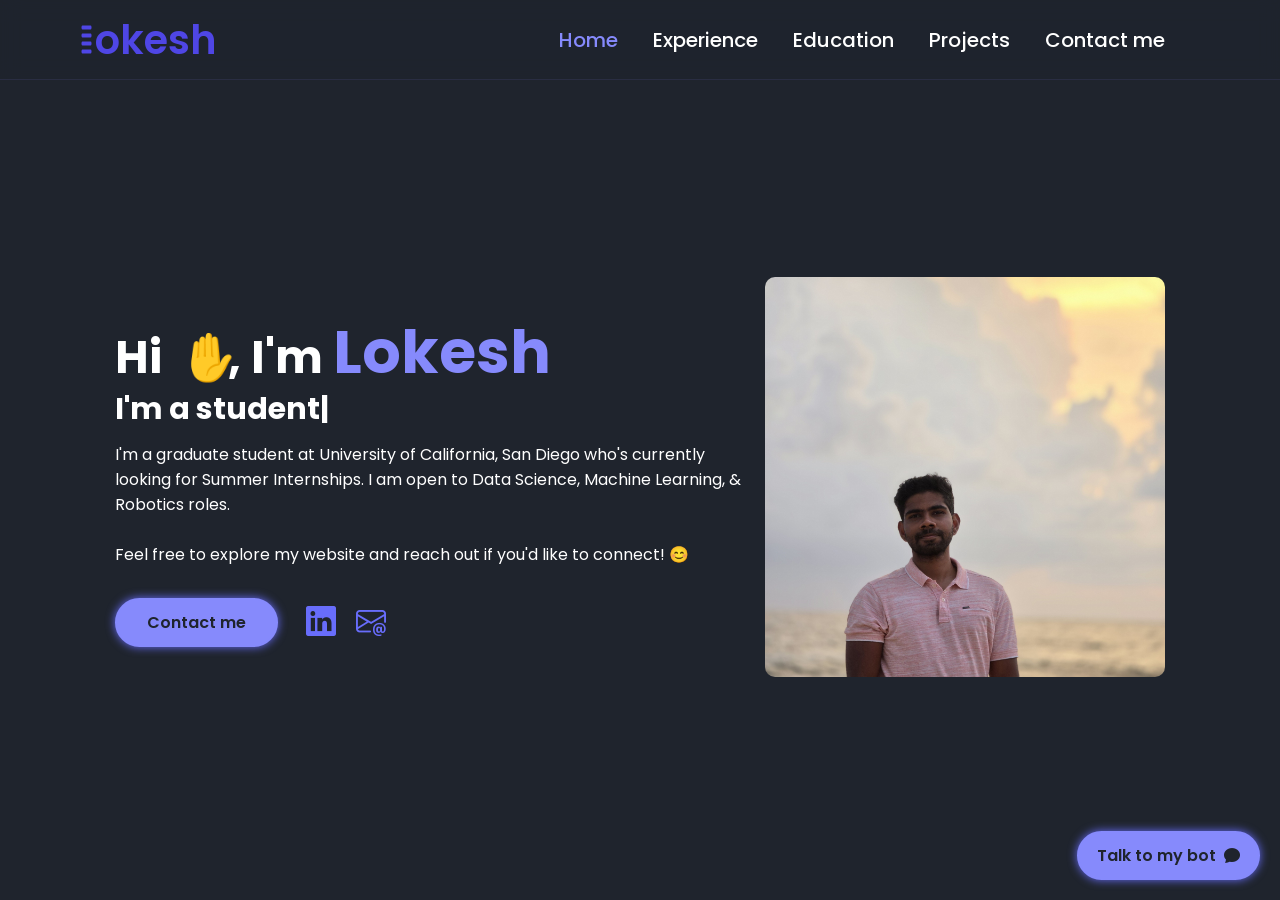
<file: index.html>
<!DOCTYPE html>
<html lang="en">
<head>
  <meta charset="UTF-8" />
  <meta http-equiv="X-UA-Compatible" content="IE=edge" />
  <meta name="viewport" content="width=device-width, initial-scale=1.0" />
  <title>Lokesh</title>
  <!-- Icons -->
  <link rel="stylesheet" href="https://cdn.jsdelivr.net/npm/bootstrap-icons@1.13.1/font/bootstrap-icons.min.css", rel="stylesheet">
  <!-- Webpage Icon -->
  <link rel="icon" href="src/web-icon-color.svg" type="image/svg+xml">

  <!-- BotFramework Web Chat -->
  <script src="https://cdn.botframework.com/botframework-webchat/latest/webchat.js"></script>
  <script src="src/config.js"></script>

  <!-- External CSS -->
  <link rel="stylesheet" href="src/indexstyle.css" />
  <link rel="stylesheet" href="src/components.css" />
</head>
<body>
  <nav class="navbar">
    <div class="logo-group">
      <div class="logo-animation">
      <span></span><span></span><span></span><span></span>
    </div>
    <a href="#" class="logo">okesh</a>
  </div>
    <ul>
      <li class="active"><a href="#">Home</a></li>
      <li><a href="experience.html">Experience</a></li>
      <li><a href="education.html">Education</a></li>
      <li><a href="projects.html">Projects</a></li>
      <li><a href="contact.html">Contact me</a></li>
    </ul>
  </nav>

  <section class="home">
    <div class="home-info">
      <h1>Hi <span class="hi">✋</span>, I'm <span class="lokesh">Lokesh</span></h1>
      <h2>I'm <span id="typed"></span></h2>
      <script src="src/typed.min.js"></script>
      <script>
        new Typed('#typed', {
          strings: ['a student','a data scientist', 'a coder', 'an engineer'],
          typeSpeed: 90,
          backSpeed: 60,
          backDelay: 1200,
          startDelay: 200,
          smartBackspace: true,
          loop: true,
          showCursor: true,
          cursorChar: '|'
        });
      </script>

      <p>I'm a graduate student at University of California, San Diego who's currently looking for Summer Internships. I am open to Data Science, Machine Learning, & Robotics roles.</p>
      <p>Feel free to explore my website and reach out if you'd like to connect! 😊</p>
      <div class="btn-sci">
        <a href="contact.html" class="btn">Contact me</a>
        <div class="sci">
          <a href="https://www.linkedin.com/in/lokesh-t-ucsd/" target="_blank"><i class="bi bi-linkedin"></i></a>
          <a href="mailto:lthangamani@ucsd.edu?subject=Hello&body=I%20saw%20your%20portfolio"><i class="bi bi-envelope-at"></i></a>
        </div>
    </div>
    </div>
    <div class="home-photo">
    <img src="src/profile-picture.jpg" alt="Profile Photo">
  </div>
  </section>

  <!-- Toggle Button -->
  <div id="chat-button" aria-label="Open chat" role="button">
    <span class="text">Talk to my bot</span>
    <span><i class="bi bi-chat-fill"></i></span>
  </div>

  <!-- Popup -->
  <section id="chat-popup" aria-label="Chat window" aria-hidden="true">
    <header id="chat-header">
      Chat with my QA bot
      <button id="close-btn" aria-label="Close chat">×</button>
    </header>
    <div id="webchat-container">
      <div id="webchat" role="main"></div>
    </div>
  </section>

  <script>
    const cfg = typeof getConfig === 'function' ? getConfig() : {};
    const chatInstance = cfg.Instance;
    const directLine = window.WebChat.createDirectLine({ secret: chatInstance });

    // Style options (avatars, bubbles, etc.)
    const styleOptions = {
      primaryFont: "-apple-system, BlinkMacSystemFont, 'Segoe UI', Roboto, sans-serif",
      backgroundColor: "rgba(33, 44, 54, 1)",
      sendBoxBackground: '#212C36', 
      sendBoxTextColor: '#fff',
      bubbleBackground: '#868afc',
      bubbleFromUserBackground: '#DCF8C6',
      bubbleFromUserBorderRadius: '10px',
      bubbleBorderRadius: '10px',
      botAvatarImage: 'src/boticon.jpg',
      botAvatarInitials: '',
      userAvatarImage: 'https://cdn-icons-png.flaticon.com/512/847/847969.png',
      userAvatarBackgroundColor: '#fff',
      userAvatarInitials: '',
      sendBoxButtonColor: '#868afc',
      sendBoxButtonColorOnHover: '#4e46e5',     
      hideUploadButton: true
    };

    window.WebChat.renderWebChat(
      {
        directLine,
        userID: 'user_' + Math.random().toString(36).slice(2, 11),
        username: 'You',
        locale: 'en-US',
        styleOptions
      },
      document.getElementById('webchat')
    );

    const chatButton = document.getElementById('chat-button');
    const chatPopup  = document.getElementById('chat-popup');
    const closeBtn   = document.getElementById('close-btn');

    function openChat() {
      chatPopup.classList.add('open');
      chatPopup.setAttribute('aria-hidden', 'false');

      setTimeout(() => window.dispatchEvent(new Event('resize')), 0);
      setTimeout(() => window.dispatchEvent(new Event('resize')), 150);

      setTimeout(() => {
        const input = document.querySelector('#webchat input[type="text"], #webchat textarea');
        if (input) input.focus();
      }, 200);
    }

    function closeChat() {
      chatPopup.classList.remove('open');
      chatPopup.setAttribute('aria-hidden', 'true');
    }

    chatButton.addEventListener('click', openChat);
    closeBtn.addEventListener('click', closeChat);

    document.addEventListener('keydown', (e) => {
      if (e.key === 'Escape') closeChat();
    });
  </script>
</body>
</html>
</file>
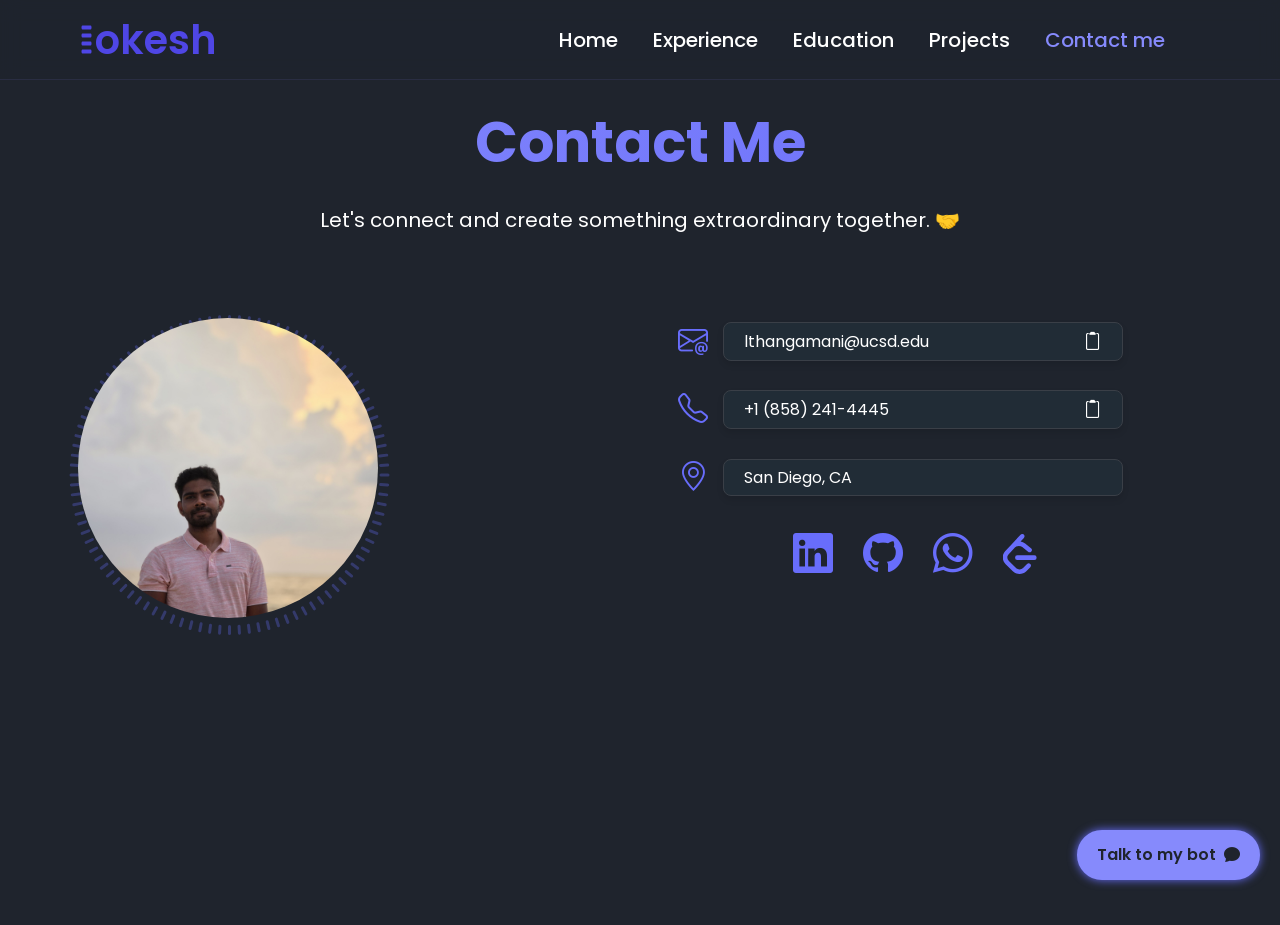
<file: contact.html>
<!DOCTYPE html>
<html lang="en">
<head>
  <meta charset="UTF-8" />
  <meta http-equiv="X-UA-Compatible" content="IE=edge" />
  <meta name="viewport" content="width=device-width, initial-scale=1.0" />
  <title>Lokesh</title>
  <!-- Icons -->
  <link rel="stylesheet" href="https://cdn.jsdelivr.net/npm/bootstrap-icons@1.13.1/font/bootstrap-icons.min.css", rel="stylesheet">
  <!-- Webpage Icon -->
  <link rel="icon" href="src/web-icon-color.svg" type="image/svg+xml">

  <!-- BotFramework Web Chat -->
  <script src="https://cdn.botframework.com/botframework-webchat/latest/webchat.js"></script>
  <script src="src/config.js"></script>

  <!-- External CSS -->
   <link rel="stylesheet" href="src/expstyle.css" />
  <link rel="stylesheet" href="src/contact.css" />
  <link rel="stylesheet" href="src/components.css" />
</head>
<body>
  <nav class="navbar">
    <div class="logo-group">
      <div class="logo-animation">
      <span></span><span></span><span></span><span></span>
    </div>
    <a href="index.html" class="logo">okesh</a>
  </div>
    <ul>
      <li><a href="index.html">Home</a></li>
      <li><a href="experience.html">Experience</a></li>
      <li><a href="education.html">Education</a></li>
      <li><a href="projects.html">Projects</a></li>
      <li class="active"><a href="#">Contact me</a></li>
    </ul>
  </nav>

  <div class="container">
        <header class="header">
            <h1>Contact Me</h1>
            <p>Let's connect and create something extraordinary together. 🤝</p>
        </header>
  </div>
  <div class="contact-section">
    <div class="profile-photo">
    <img src="src/profile-picture.jpg" alt="Lokesh" />
    <div class="equalizer"></div>
    </div>
  <div class="contact-details">
  <div class="contact-container">
    <a href="mailto:lthangamani@ucsd.edu" target="_blank" class="card-icon">
    <i class="bi bi-envelope-at"></i>
  </a>
  <div class="card">
    <pre>lthangamani@ucsd.edu</pre>
    <button class="copy-btn"><i class="bi bi-clipboard2"></i></button>
  </div>
  </div>

  <div class="contact-container">
    <a href="tel:+1-858-241-4445" target="_blank" class="card-icon">
    <i class="bi bi-telephone"></i>
  </a>
  <div class="card">
    <pre>+1 (858) 241-4445</pre>
    <button class="copy-btn"><i class="bi bi-clipboard2"></i></button>
  </div>
  </div>

   <div class="contact-container">
    <a href="https://maps.app.goo.gl/XSiG2gwmQ1DeVe7G6" target="_blank" class="card-icon">
    <i class="bi bi-geo-alt"></i>
  </a>
  <div class="card">
    <pre>San Diego, CA</pre>
  </div>
  </div>

  <div class="sci">
          <a href="https://www.linkedin.com/in/lokesh-t-ucsd/" target="_blank"><i class="bi bi-linkedin"></i></a>
          <a href="https://github.com/loke-code" target="_blank"><i class="bi bi-github"></i></a>
          <a href="https://wa.me/18582414445" target="_blank"><i class="bi bi-whatsapp"></i></a>
          <a href="https://leetcode.com/u/SwiftlandNinja/" target="_blank">
            <svg xmlns="http://www.w3.org/2000/svg" viewBox="2 0 24 24" width="40" height="40">
              <path d="M13.483 0a1.374 1.374 0 0 0-.961.438L7.116 6.226l-3.854 4.126a5.266 5.266 0 0 0-1.209 2.104 5.35 5.35 0 0 0-.125.513 5.527 5.527 0 0 0 .062 2.362 5.83 5.83 0 0 0 .349 1.017 5.938 5.938 0 0 0 1.271 1.818l4.277 4.193.039.038c2.248 2.165 5.852 2.133 8.063-.074l2.396-2.392c.54-.54.54-1.414.003-1.955a1.378 1.378 0 0 0-1.951-.003l-2.396 2.392a3.021 3.021 0 0 1-4.205.038l-.02-.019-4.276-4.193c-.652-.64-.972-1.469-.948-2.263a2.68 2.68 0 0 1 .066-.523 2.545 2.545 0 0 1 .619-1.164L9.13 8.114c1.058-1.134 3.204-1.27 4.43-.278l3.501 2.831c.593.48 1.461.387 1.94-.207a1.384 1.384 0 0 0-.207-1.943l-3.5-2.831c-.8-.647-1.766-1.045-2.774-1.202l2.015-2.158A1.384 1.384 0 0 0 13.483 0zm-2.866 12.815a1.38 1.38 0 0 0-1.38 1.382 1.38 1.38 0 0 0 1.38 1.382H20.79a1.38 1.38 0 0 0 1.38-1.382 1.38 1.38 0 0 0-1.38-1.382z" fill="currentColor"/>
            </svg>
          </a>
  </div>
  </div>
  </div>



<script>
  const equalizer = document.querySelector(".equalizer");
  const bars = 100; // number of bars around photo

  // Create bars
  for (let i = 0; i < bars; i++) {
    const span = document.createElement("span");
    const angle = (360 / bars) * i;

    // Random animation duration & delay
    const duration = (1 + Math.random() * 1.2).toFixed(2); // 1.5s – 3s
    const delay = (Math.random() * 1).toFixed(2);             // 0s – 1s

    span.style.transform = `rotate(${angle}deg) scaleY(-1)`;
    span.style.animation = `beat ${duration}s infinite ease-in-out`;
    span.style.animationDelay = `${delay}s`;

    equalizer.appendChild(span);
  }

  // Randomize peak heights every 500ms
  setInterval(() => {
    document.querySelectorAll(".equalizer span").forEach(span => {
      const maxHeight = 15 + Math.random() * 40; // 15–55px
      span.style.setProperty("--max-height", `${maxHeight}px`);
    });
  }, 500);
</script>

<script>
  document.querySelectorAll(".copy-btn").forEach(btn => {
    btn.addEventListener("click", () => {
      const text = btn.parentElement.querySelector("pre").innerText;

      navigator.clipboard.writeText(text).then(() => {
        // Change to "copied" icon + green background
        btn.innerHTML = '<i class="bi bi-clipboard2-check"></i>';
        btn.classList.add("copied");

        setTimeout(() => {
          // Revert back to copy icon + default color
          btn.innerHTML = '<i class="bi bi-clipboard2"></i>';
          btn.classList.remove("copied");
        }, 2000);
      });
    });
  });
</script>

  <!-- Toggle Button -->
  <div id="chat-button" aria-label="Open chat" role="button">
    <span class="text">Talk to my bot</span>
    <span><i class="bi bi-chat-fill"></i></span>
  </div>

  <!-- Popup -->
  <section id="chat-popup" aria-label="Chat window" aria-hidden="true">
    <header id="chat-header">
      Chat with my QA bot
      <button id="close-btn" aria-label="Close chat">×</button>
    </header>
    <div id="webchat-container">
      <div id="webchat" role="main"></div>
    </div>
  </section>

  <script>
    const cfg = typeof getConfig === 'function' ? getConfig() : {};
    const chatInstance = cfg.Instance;
    const directLine = window.WebChat.createDirectLine({ secret: chatInstance });

    // Style options (avatars, bubbles, etc.)
    const styleOptions = {
      primaryFont: "-apple-system, BlinkMacSystemFont, 'Segoe UI', Roboto, sans-serif",
      backgroundColor: "rgba(33, 44, 54, 1)",
      sendBoxBackground: '#212C36', 
      sendBoxTextColor: '#fff',
      bubbleBackground: '#868afc',
      bubbleFromUserBackground: '#DCF8C6',
      bubbleFromUserBorderRadius: '10px',
      bubbleBorderRadius: '10px',
      botAvatarImage: 'src/boticon.jpg',
      botAvatarInitials: '',
      userAvatarImage: 'https://cdn-icons-png.flaticon.com/512/847/847969.png',
      userAvatarBackgroundColor: '#fff',
      userAvatarInitials: '',
      sendBoxButtonColor: '#868afc',
      sendBoxButtonColorOnHover: '#4e46e5',     
      hideUploadButton: true
    };

    window.WebChat.renderWebChat(
      {
        directLine,
        userID: 'user_' + Math.random().toString(36).slice(2, 11),
        username: 'You',
        locale: 'en-US',
        styleOptions
      },
      document.getElementById('webchat')
    );

    const chatButton = document.getElementById('chat-button');
    const chatPopup  = document.getElementById('chat-popup');
    const closeBtn   = document.getElementById('close-btn');

    function openChat() {
      chatPopup.classList.add('open');
      chatPopup.setAttribute('aria-hidden', 'false');

      setTimeout(() => window.dispatchEvent(new Event('resize')), 0);
      setTimeout(() => window.dispatchEvent(new Event('resize')), 150);

      setTimeout(() => {
        const input = document.querySelector('#webchat input[type="text"], #webchat textarea');
        if (input) input.focus();
      }, 200);
    }

    function closeChat() {
      chatPopup.classList.remove('open');
      chatPopup.setAttribute('aria-hidden', 'true');
    }

    chatButton.addEventListener('click', openChat);
    closeBtn.addEventListener('click', closeChat);

    document.addEventListener('keydown', (e) => {
      if (e.key === 'Escape') closeChat();
    });
  </script>

</body>
</html>
</file>
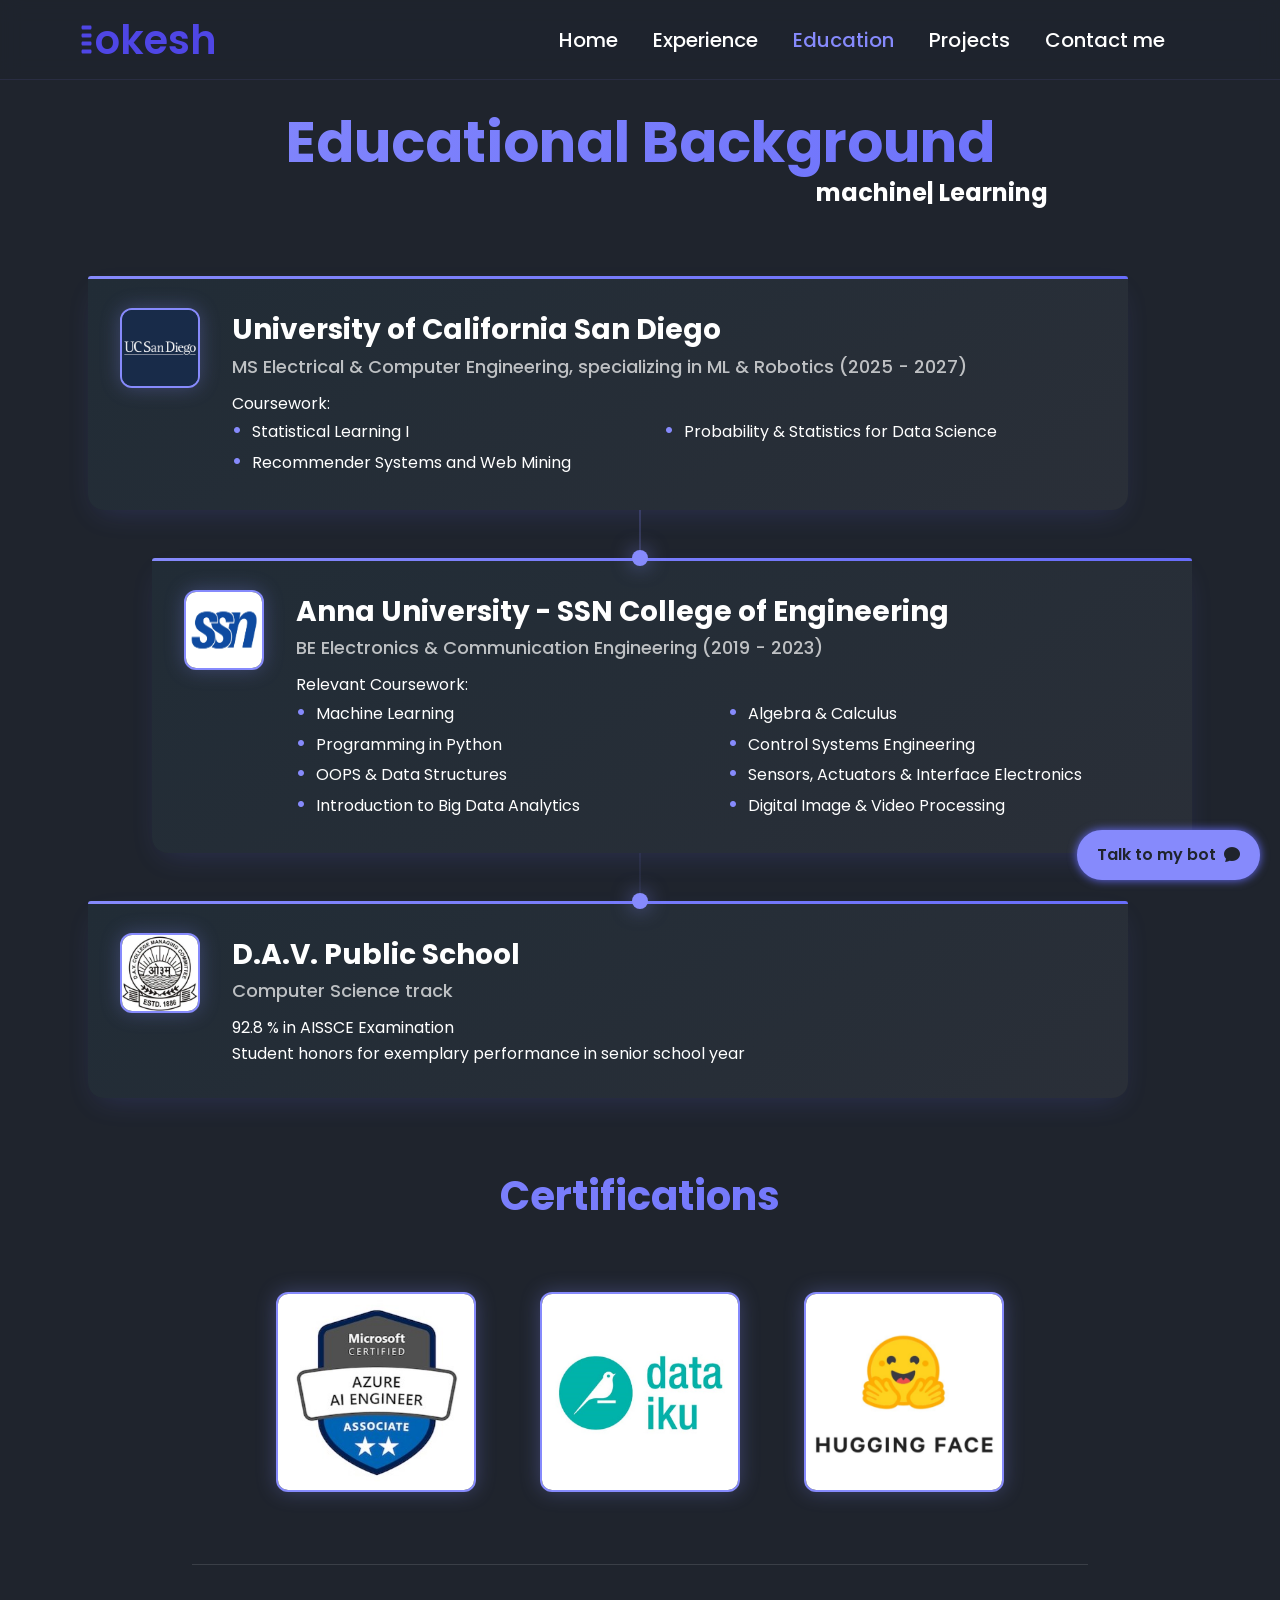
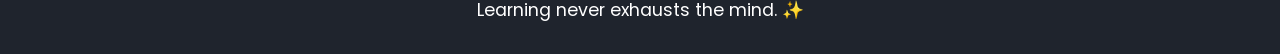
<file: education.html>
<!DOCTYPE html>
<html lang="en">
<head>
  <meta charset="UTF-8" />
  <meta http-equiv="X-UA-Compatible" content="IE=edge" />
  <meta name="viewport" content="width=device-width, initial-scale=1.0" />
  <title>Lokesh</title>
  <link rel="stylesheet" href="https://cdn.jsdelivr.net/npm/bootstrap-icons@1.13.1/font/bootstrap-icons.min.css", rel="stylesheet">
  <link rel="stylesheet" href="src/expstyle.css" />
  <link rel="stylesheet" href="src/components.css" />
  <!-- Icons -->
  <link rel="stylesheet" href="https://cdn.jsdelivr.net/npm/bootstrap-icons@1.13.1/font/bootstrap-icons.min.css", rel="stylesheet">
  <!-- Webpage Icon -->
  <link rel="icon" href="src/web-icon-color.svg" type="image/svg+xml">

  <!-- BotFramework Web Chat -->
  <script src="https://cdn.botframework.com/botframework-webchat/latest/webchat.js"></script>
  <script src="src/config.js"></script>
  
</head>
<body>
  <nav class="navbar">
    <div class="logo-group">
      <div class="logo-animation">
      <span></span><span></span><span></span><span></span>
    </div>
    <a href="index.html" class="logo">okesh</a>
  </div>
    <ul>
      <li><a href="index.html">Home</a></li>
      <li><a href="experience.html">Experience</a></li>
      <li class="active"><a href="#">Education</a></li>
      <li><a href="projects.html">Projects</a></li>
      <li><a href="contact.html">Contact me</a></li>
    </ul>
  </nav>


    <div class="container">
      <header class="header">
            <h1>Educational Background</h1>
              <div class="intro">
                <h2><span id="typed"></span> Learning</h2>
                <script src="src/typed.min.js"></script>
                <script>
                  new Typed('#typed', {
                    strings: ['machine','deep','reinforcement', 'forever'],
                    typeSpeed: 90,
                    backSpeed: 60,
                    backDelay: 1200,
                    startDelay: 200,
                    smartBackspace: true,
                    loop: true,
                    showCursor: true,
                    cursorChar: '|'
                  });
                </script>
              </div>
        </header>

        <div class="experience-tree">
            <div class="tree-trunk"></div>
            
            <div class="experience-branch">
                
                <div class="experience-card">
                    <div class="experience-content">
                        <a href="https://www.linkedin.com/school/ucsandiego/" target="_blank" rel="noopener noreferrer">
                          <img src="src/UCSD-logo.png" class="company-logo" alt="UC San Diego Logo">
                        </a>
                        <div class="experience-details">
                            <div class="company-header">
                                <h3 class="company-name">University of California San Diego</h3>
                                <p class="track">MS Electrical & Computer Engineering, specializing in ML & Robotics (2025 - 2027)</p>
                            </div>
                            <p>Coursework:</p>
                            <ul class="coursework">
                                <li>Statistical Learning I</li>
                                <li>Probability & Statistics for Data Science</li>
                                <li>Recommender Systems and Web Mining</li>
                            </ul>
                        </div>
                    </div>
                </div>
            </div>

            <div class="experience-branch">
                <div class="tree-node"></div>
                <div class="experience-card">
                    <div class="experience-content">
                      <a href="https://www.linkedin.com/school/ssn-college-of-engineering/" target="_blank" rel="noopener noreferrer">
                        <img src="src/ssn-logo.jpeg" class="company-logo" alt="SSN Logo"></img>
                      </a>
                        <div class="experience-details">
                            <div class="company-header">
                                <h3 class="company-name">Anna University - SSN College of Engineering</h3>
                                <p class="track">BE Electronics & Communication Engineering (2019 - 2023)</p>
                            </div>
                            <p>Relevant Coursework:</p>
                            <ul class="coursework">
                                <li>Machine Learning</li>
                                <li>Algebra & Calculus</li>
                                <li>Programming in Python</li>
                                <li>Control Systems Engineering</li>
                                <li>OOPS & Data Structures</li>
                                <li>Sensors, Actuators & Interface Electronics</li>
                                <li>Introduction to Big Data Analytics</li>
                                <li>Digital Image & Video Processing</li>
                            </ul>
                        </div>
                    </div>
                </div>
            </div>
            <div class="experience-branch">
              <div class="tree-node"></div>                
                <div class="experience-card">
                    <div class="experience-content">
                        <a href="https://davpsvelacherychennai.edu.in/" target="_blank" rel="noopener noreferrer">
                          <img src="src/DAV-logo.png" class="company-logo" alt="DAVPS Logo">
                        </a>
                        <div class="experience-details">
                            <div class="company-header">
                                <h3 class="company-name">D.A.V. Public School</h3>
                                <p class="track">Computer Science track</p>
                            </div>
                            <p>92.8 % in AISSCE Examination</p>
                            <p>Student honors for exemplary performance in senior school year</p>
                        </div>
                    </div>
                </div>
            </div>
        </div>
    </div>
    <div class="certificates">
    <header class="header">
    <h3>Certifications</h3>
    </header>
    <a href="https://learn.microsoft.com/api/credentials/share/en-us/LokeshT-7499/6FAC3B38EB66D728?sharingId=B8CF66C2A149CD97" target="_blank" rel="noopener noreferrer">
      <img src="src/AI-102-cert.jpg" class="company-logo" alt="AI-102 Logo">
    </a>
    <a href="https://verify.skilljar.com/c/gpg2yksx4ipp" target="_blank" rel="noopener noreferrer">
      <img src="src/Dataiku-cert.jpg" class="company-logo" alt="Dataiku Logo">
    </a>
    <a href="https://github.com/loke-code/RL-gallery/blob/main/Hugging-Face-Deep-RL-Certification/Deep-RL-Certificate.JPG" target="_blank" rel="noopener noreferrer">
      <img src="src/HF-cert.png" class="company-logo" alt="HF Logo">
    </a>
    </div>
        
  <!-- Toggle Button -->
  <div id="chat-button" aria-label="Open chat" role="button">
    <span class="text">Talk to my bot</span>
    <span><i class="bi bi-chat-fill"></i></span>
  </div>

  <!-- Popup -->
  <section id="chat-popup" aria-label="Chat window" aria-hidden="true">
    <header id="chat-header">
      Chat with my QA bot
      <button id="close-btn" aria-label="Close chat">×</button>
    </header>
    <div id="webchat-container">
      <div id="webchat" role="main"></div>
    </div>
  </section>

  <script>
    const cfg = typeof getConfig === 'function' ? getConfig() : {};
    const chatInstance = cfg.Instance;
    const directLine = window.WebChat.createDirectLine({ secret: chatInstance });

    // Style options (avatars, bubbles, etc.)
    const styleOptions = {
      primaryFont: "-apple-system, BlinkMacSystemFont, 'Segoe UI', Roboto, sans-serif",
      backgroundColor: "rgba(33, 44, 54, 1)",
      sendBoxBackground: '#212C36', 
      sendBoxTextColor: '#fff',
      bubbleBackground: '#868afc',
      bubbleFromUserBackground: '#DCF8C6',
      bubbleFromUserBorderRadius: '10px',
      bubbleBorderRadius: '10px',
      botAvatarImage: 'src/boticon.jpg',
      botAvatarInitials: '',
      userAvatarImage: 'https://cdn-icons-png.flaticon.com/512/847/847969.png',
      userAvatarBackgroundColor: '#fff',
      userAvatarInitials: '',
      sendBoxButtonColor: '#868afc',
      sendBoxButtonColorOnHover: '#4e46e5',     
      hideUploadButton: true
    };

    window.WebChat.renderWebChat(
      {
        directLine,
        userID: 'user_' + Math.random().toString(36).slice(2, 11),
        username: 'You',
        locale: 'en-US',
        styleOptions,
      },
      document.getElementById('webchat')
    );


    const chatButton = document.getElementById('chat-button');
    const chatPopup  = document.getElementById('chat-popup');
    const closeBtn   = document.getElementById('close-btn');

    function openChat() {
      chatPopup.classList.add('open');
      chatPopup.setAttribute('aria-hidden', 'false');

      setTimeout(() => window.dispatchEvent(new Event('resize')), 0);
      setTimeout(() => window.dispatchEvent(new Event('resize')), 150);

      setTimeout(() => {
        const input = document.querySelector('#webchat input[type="text"], #webchat textarea');
        if (input) input.focus();
      }, 200);
    }

    function closeChat() {
      chatPopup.classList.remove('open');
      chatPopup.setAttribute('aria-hidden', 'true');
    }

    chatButton.addEventListener('click', openChat);
    closeBtn.addEventListener('click', closeChat);

    document.addEventListener('keydown', (e) => {
      if (e.key === 'Escape') closeChat();
    });
  </script>

        <footer class="footer">
            <p>Learning never exhausts the mind. ✨</p>
        </footer>
    
</body>
</html>
</file>
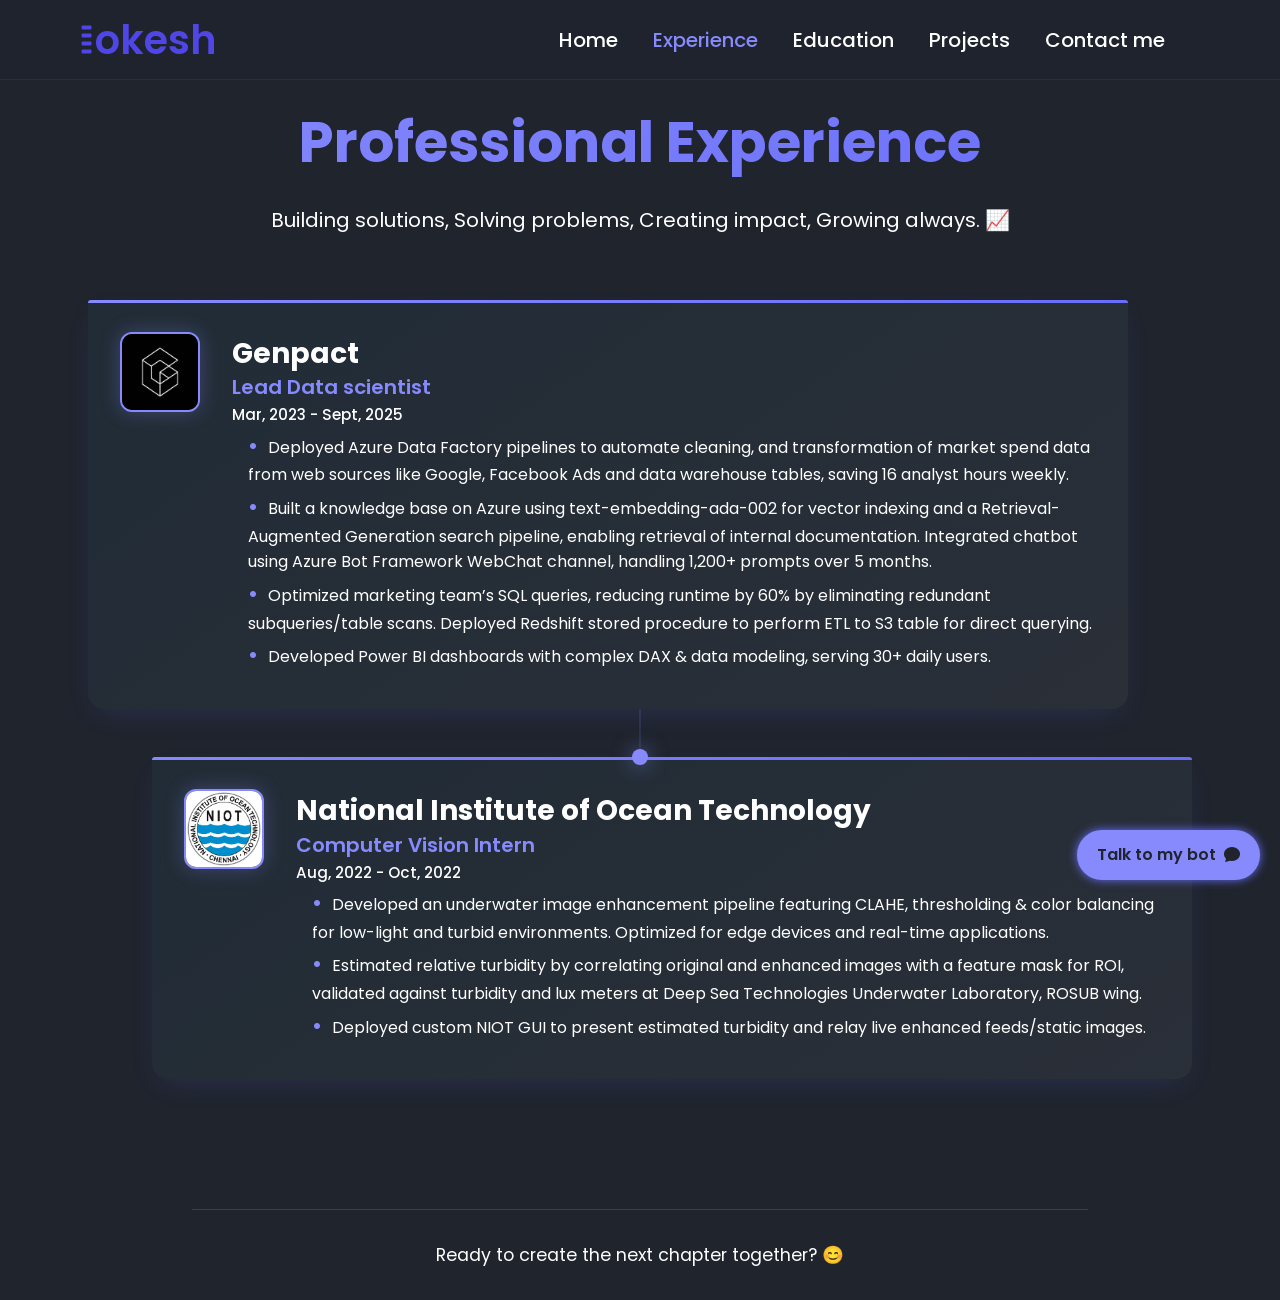
<file: experience.html>
<!DOCTYPE html>
<html lang="en">
<head>
  <meta charset="UTF-8" />
  <meta http-equiv="X-UA-Compatible" content="IE=edge" />
  <meta name="viewport" content="width=device-width, initial-scale=1.0" />
  <title>Lokesh</title>
  <link rel="stylesheet" href="https://cdn.jsdelivr.net/npm/bootstrap-icons@1.13.1/font/bootstrap-icons.min.css", rel="stylesheet">
  <link rel="stylesheet" href="src/expstyle.css" />
  <link rel="stylesheet" href="src/components.css" />
  <!-- Icons -->
  <link rel="stylesheet" href="https://cdn.jsdelivr.net/npm/bootstrap-icons@1.13.1/font/bootstrap-icons.min.css", rel="stylesheet">
  <!-- Webpage Icon -->
  <link rel="icon" href="src/web-icon-color.svg" type="image/svg+xml">

  <!-- BotFramework Web Chat -->
  <script src="https://cdn.botframework.com/botframework-webchat/latest/webchat.js"></script>
  <script src="src/config.js"></script>
  
</head>
<body>
  <nav class="navbar">
    <div class="logo-group">
      <div class="logo-animation">
      <span></span><span></span><span></span><span></span>
    </div>
    <a href="index.html" class="logo">okesh</a>
  </div>
    <ul>
      <li><a href="index.html">Home</a></li>
      <li class="active"><a href="#">Experience</a></li>
      <li><a href="education.html">Education</a></li>
      <li><a href="projects.html">Projects</a></li>
      <li><a href="contact.html">Contact me</a></li>
    </ul>
  </nav>

    <div class="container">
        <header class="header">
            <h1>Professional Experience</h1>
            <p>Building solutions, Solving problems, Creating impact, Growing always. 📈</p>
        </header>

        <div class="experience-tree">
            <div class="tree-trunk"></div>
            
            <div class="experience-branch">
                
                <div class="experience-card">
                    <div class="experience-content">
                        <a href="https://www.linkedin.com/company/genpact/" target="_blank" rel="noopener noreferrer">
                          <img src="src/genpact_logo.jpeg" class="company-logo" alt="Genpact Logo">
                        </a>
                        <div class="experience-details">
                            <div class="company-header">
                                <h3 class="company-name">Genpact</h3>
                                <h4 class="job-title">Lead Data scientist</h4>
                                <p class="duration">Mar, 2023 - Sept, 2025</p>
                            </div>
                            <ul class="achievements">
                                <li>Deployed Azure Data Factory pipelines to automate cleaning, and transformation of market spend data from web sources like Google, Facebook Ads and data warehouse tables, saving 16 analyst hours weekly.</li>
                                <li>Built a knowledge base on Azure using text-embedding-ada-002 for vector indexing and a Retrieval-Augmented Generation search pipeline, enabling retrieval of internal documentation. Integrated chatbot using Azure Bot Framework WebChat channel, handling 1,200+ prompts over 5 months.</li>
                                <li>Optimized marketing team’s SQL queries, reducing runtime by 60% by eliminating redundant subqueries/table scans. Deployed Redshift stored procedure to perform ETL to S3 table for direct querying.</li>
                                <li>Developed Power BI dashboards with complex DAX & data modeling, serving 30+ daily users.</li>
                            </ul>
                        </div>
                    </div>
                </div>
            </div>

            <div class="experience-branch">
                <div class="tree-node"></div>
                <div class="experience-card">
                    <div class="experience-content">
                      <a href="https://www.linkedin.com/company/moes-niot/" target="_blank" rel="noopener noreferrer">
                        <img src="src/niot-logo.jpeg" class="company-logo" alt="NIOT Logo"></img>
                      </a>
                        <div class="experience-details">
                            <div class="company-header">
                                <h3 class="company-name">National Institute of Ocean Technology</h3>
                                <h4 class="job-title">Computer Vision Intern</h4>
                                <p class="duration">Aug, 2022 - Oct, 2022</p>
                            </div>
                            <ul class="achievements">
                                <li>Developed an underwater image enhancement pipeline featuring CLAHE, thresholding & color balancing for low-light and turbid environments. Optimized for edge devices and real-time applications.</li>
                                <li>Estimated relative turbidity by correlating original and enhanced images with a feature mask for ROI, validated against turbidity and lux meters at Deep Sea Technologies Underwater Laboratory, ROSUB wing.</li>
                                <li>Deployed custom NIOT GUI to present estimated turbidity and relay live enhanced feeds/static images.</li>
                            </ul>
                        </div>
                    </div>
                </div>
            </div>
        </div>
    </div>
        
  <!-- Toggle Button -->
  <div id="chat-button" aria-label="Open chat" role="button">
    <span class="text">Talk to my bot</span>
    <span><i class="bi bi-chat-fill"></i></span>
  </div>

  <!-- Popup -->
  <section id="chat-popup" aria-label="Chat window" aria-hidden="true">
    <header id="chat-header">
      Chat with my QA bot
      <button id="close-btn" aria-label="Close chat">×</button>
    </header>
    <div id="webchat-container">
      <div id="webchat" role="main"></div>
    </div>
  </section>

  <script>
    const cfg = typeof getConfig === 'function' ? getConfig() : {};
    const chatInstance = cfg.Instance;
    const directLine = window.WebChat.createDirectLine({ secret: chatInstance });

    // Style options (avatars, bubbles, etc.)
    const styleOptions = {
      primaryFont: "-apple-system, BlinkMacSystemFont, 'Segoe UI', Roboto, sans-serif",
      backgroundColor: "rgba(33, 44, 54, 1)",
      sendBoxBackground: '#212C36', 
      sendBoxTextColor: '#fff',
      bubbleBackground: '#868afc',
      bubbleFromUserBackground: '#DCF8C6',
      bubbleFromUserBorderRadius: '10px',
      bubbleBorderRadius: '10px',
      botAvatarImage: 'src/boticon.jpg',
      botAvatarInitials: '',
      userAvatarImage: 'https://cdn-icons-png.flaticon.com/512/847/847969.png',
      userAvatarBackgroundColor: '#fff',
      userAvatarInitials: '',
      sendBoxButtonColor: '#868afc',
      sendBoxButtonColorOnHover: '#4e46e5',     
      hideUploadButton: true
    };

    window.WebChat.renderWebChat(
      {
        directLine,
        userID: 'user_' + Math.random().toString(36).slice(2, 11),
        username: 'You',
        locale: 'en-US',
        styleOptions
      },
      document.getElementById('webchat')
    );

    const chatButton = document.getElementById('chat-button');
    const chatPopup  = document.getElementById('chat-popup');
    const closeBtn   = document.getElementById('close-btn');

    function openChat() {
      chatPopup.classList.add('open');
      chatPopup.setAttribute('aria-hidden', 'false');

      setTimeout(() => window.dispatchEvent(new Event('resize')), 0);
      setTimeout(() => window.dispatchEvent(new Event('resize')), 150);

      setTimeout(() => {
        const input = document.querySelector('#webchat input[type="text"], #webchat textarea');
        if (input) input.focus();
      }, 200);
    }

    function closeChat() {
      chatPopup.classList.remove('open');
      chatPopup.setAttribute('aria-hidden', 'true');
    }

    chatButton.addEventListener('click', openChat);
    closeBtn.addEventListener('click', closeChat);

    document.addEventListener('keydown', (e) => {
      if (e.key === 'Escape') closeChat();
    });
  </script>

        <footer class="footer">
            <p>Ready to create the next chapter together? 😊</p>
        </footer>
    
</body>
</html>
</file>
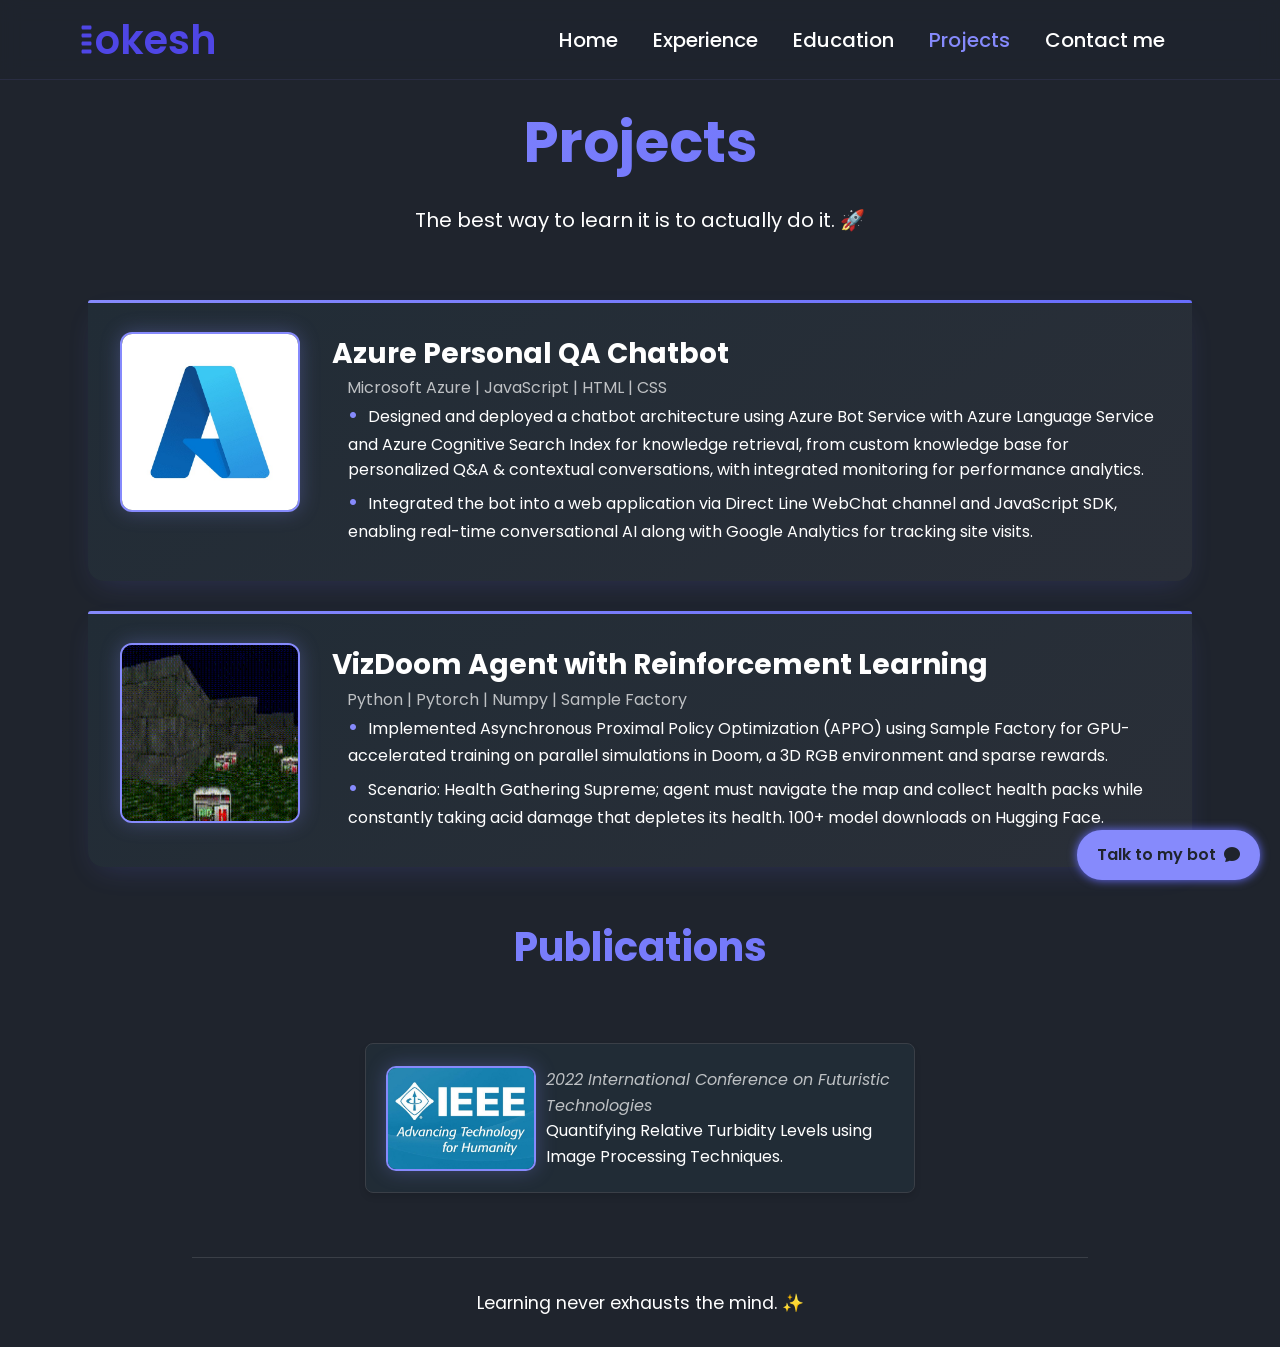
<file: projects.html>
<!DOCTYPE html>
<html lang="en">
<head>
  <meta charset="UTF-8" />
  <meta http-equiv="X-UA-Compatible" content="IE=edge" />
  <meta name="viewport" content="width=device-width, initial-scale=1.0" />
  <title>Lokesh</title>
  <link rel="stylesheet" href="https://cdn.jsdelivr.net/npm/bootstrap-icons@1.13.1/font/bootstrap-icons.min.css", rel="stylesheet">
  <link rel="stylesheet" href="src/expstyle.css" />
  <link rel="stylesheet" href="src/components.css" />
  <link rel="stylesheet" href="src/projects.css" />
  <!-- Icons -->
  <link rel="stylesheet" href="https://cdn.jsdelivr.net/npm/bootstrap-icons@1.13.1/font/bootstrap-icons.min.css", rel="stylesheet">
  <!-- Webpage Icon -->
  <link rel="icon" href="src/web-icon-color.svg" type="image/svg+xml">

  <!-- BotFramework Web Chat -->
  <script src="https://cdn.botframework.com/botframework-webchat/latest/webchat.js"></script>
  <script src="src/config.js"></script>
  
</head>
<body>
  <nav class="navbar">
    <div class="logo-group">
      <div class="logo-animation">
      <span></span><span></span><span></span><span></span>
    </div>
    <a href="index.html" class="logo">okesh</a>
  </div>
    <ul>
      <li><a href="index.html">Home</a></li>
      <li><a href="experience.html">Experience</a></li>
      <li><a href="education.html">Education</a></li>
      <li class="active"><a href="#">Projects</a></li>
      <li><a href="contact.html">Contact me</a></li>
    </ul>
  </nav>


    <div class="container">
      <header class="header">
            <h1>Projects</h1>
            <p>The best way to learn it is to actually do it. 🚀</p>
        </header>
                <div class="project-card">
                    <div class="experience-content">
                        <div id="chat-logo" aria-label="Open chat" role="button">
                          <img src="src/azure-bot.jpg" class="project-logo" alt="Azure logo">
                        </div>
                        <div class="experienc e-details">
                            <div class="company-header">
                                <h3 class="company-name">Azure Personal QA Chatbot</h3>
                            </div>
                            <p class="tech-stack">Microsoft Azure | JavaScript | HTML | CSS</p>
                            <ul class="achievements">
                                <li>Designed and deployed a chatbot architecture using Azure Bot Service with Azure Language Service and Azure Cognitive Search Index for knowledge retrieval, from custom knowledge base for personalized Q&A & contextual conversations, with integrated monitoring for performance analytics.</li>
                                <li>Integrated the bot into a web application via Direct Line WebChat channel and JavaScript SDK, enabling real-time conversational AI along with Google Analytics for tracking site visits.</li>
                            </ul>
                        </div>
                    </div>
            </div>

               <div class="project-card">
                    <div class="experience-content">
                        <a href="https://github.com/loke-code/RL-gallery/tree/main/Doom_Simulation" target="_blank" rel="noopener noreferrer">
                          <img src="src/replay-gif.gif" class="project-logo" alt="RL gif">
                        </a>
                        <div class="experience-details">
                            <div class="company-header">
                                <h3 class="company-name">VizDoom Agent with Reinforcement Learning</h3>
                            </div>
                            <p class="tech-stack">Python | Pytorch | Numpy | Sample Factory</p>
                            <ul class="achievements">
                                <li>Implemented Asynchronous Proximal Policy Optimization (APPO) using Sample Factory for GPU-accelerated training on parallel simulations in Doom, a 3D RGB environment and sparse rewards.</li>
                                <li>Scenario: Health Gathering Supreme; agent must navigate the map and collect health packs while constantly taking acid damage that depletes its health. 100+ model downloads on Hugging Face.</li>
                            </ul>
                        </div>
                    </div>
            </div>        
            </div>
    </div>
    
    <header class="header">
    <h3>Publications</h3>
    </header>
    <div class="publication">
    <a href="https://ieeexplore.ieee.org/document/10094470" target="_blank" rel="noopener noreferrer">
      <img src="src/IEEE.jpg" class="company-logo" alt="IEEE">
    </a>
    <p>
      <em>2022 International Conference on Futuristic Technologies</em><br>
    Quantifying Relative Turbidity Levels using Image Processing Techniques.
    </p>
    </div>
        
  <!-- Toggle Button -->
  <div id="chat-button" aria-label="Open chat" role="button">
    <span class="text">Talk to my bot</span>
    <span><i class="bi bi-chat-fill"></i></span>
  </div>

  <!-- Popup -->
  <section id="chat-popup" aria-label="Chat window" aria-hidden="true">
    <header id="chat-header">
      Chat with my QA bot
      <button id="close-btn" aria-label="Close chat">×</button>
    </header>
    <div id="webchat-container">
      <div id="webchat" role="main"></div>
    </div>
  </section>

  <script>
    const cfg = typeof getConfig === 'function' ? getConfig() : {};
    const chatInstance = cfg.Instance;
    const directLine = window.WebChat.createDirectLine({ secret: chatInstance });

    // Style options (avatars, bubbles, etc.)
    const styleOptions = {
      primaryFont: "-apple-system, BlinkMacSystemFont, 'Segoe UI', Roboto, sans-serif",
      backgroundColor: "rgba(33, 44, 54, 1)",
      sendBoxBackground: '#212C36', 
      sendBoxTextColor: '#fff',
      bubbleBackground: '#868afc',
      bubbleFromUserBackground: '#DCF8C6',
      bubbleFromUserBorderRadius: '10px',
      bubbleBorderRadius: '10px',
      botAvatarImage: 'src/boticon.jpg',
      botAvatarInitials: '',
      userAvatarImage: 'https://cdn-icons-png.flaticon.com/512/847/847969.png',
      userAvatarBackgroundColor: '#fff',
      userAvatarInitials: '',
      sendBoxButtonColor: '#868afc',
      sendBoxButtonColorOnHover: '#4e46e5',     
      hideUploadButton: true
    };

    window.WebChat.renderWebChat(
      {
        directLine,
        userID: 'user_' + Math.random().toString(36).slice(2, 11),
        username: 'You',
        locale: 'en-US',
        styleOptions
      },
      document.getElementById('webchat')
    );

    const chatButton = document.getElementById('chat-button');
    const chatPopup  = document.getElementById('chat-popup');
    const closeBtn   = document.getElementById('close-btn');

    function openChat() {
      chatPopup.classList.add('open');
      chatPopup.setAttribute('aria-hidden', 'false');

      setTimeout(() => window.dispatchEvent(new Event('resize')), 0);
      setTimeout(() => window.dispatchEvent(new Event('resize')), 150);

      setTimeout(() => {
        const input = document.querySelector('#webchat input[type="text"], #webchat textarea');
        if (input) input.focus();
      }, 200);
    }
    document.getElementById('chat-logo').addEventListener('click', openChat);


    function closeChat() {
      chatPopup.classList.remove('open');
      chatPopup.setAttribute('aria-hidden', 'true');
    }

    chatButton.addEventListener('click', openChat);
    closeBtn.addEventListener('click', closeChat);

    document.addEventListener('keydown', (e) => {
      if (e.key === 'Escape') closeChat();
    });
  </script>

        <footer class="footer">
            <p>Learning never exhausts the mind. ✨</p>
        </footer>
    
</body>
</html>
</file>
<file: src/indexstyle.css>
@import url('https://fonts.googleapis.com/css2?family=Poppins:wght@300;400;500;600;700;800;900&display=swap');
@import url('https://fonts.googleapis.com/css2?family=Bonheur+Royale:wght@300;400;500;600;700;800;900&display=swap');

* {
    margin:0;
    padding:0;
    box-sizing: border-box;
    font-family: 'Poppins', sans-serif;
}

:root {
  --brand: #868afc;
  --bg: #f6f8fb;
}

html, body {
  height: 100%;
  margin: 0;
  font-family: system-ui, -apple-system, Segoe UI, Roboto, Arial, sans-serif;
  background: #1f242d;
}

.home{
    display: flex;
    align-items: center;
    min-height: 100vh;
    padding: 60px 9% 0;
    color: #ffffff;
}


.hi {
  display: inline-block;
  transform-origin: 50% 80%;
  animation: wave 1.5s ease-in-out infinite;
  cursor: pointer;
  margin-left: 10px;
  margin-right: -10px;
}

/* Gentler Wave Animation */
@keyframes wave {
  0%, 100% { 
    transform: rotate(-30deg) rotate(0deg); 
  }
  50% { 
    transform: rotate(-30deg) rotate(10deg); 
  }
}
.home-info h1{
    font-size: 45px;
}

.home-info h1 .lokesh{
    color: #868afc;
    font-weight: 700;
    font-size: 60px;
    animation: shadow 2s infinite alternate;
}

@keyframes shadow {
  from {
    text-shadow: 0 0 1px #686dfb, 0 0 2px #686dfb, 0 0 4px #686dfb;
  }
  to {
    text-shadow: 0 0 2px #686dfb, 0 0 4px #686dfb, 0 0 8px #686dfb;
  }
}

.home-info h2{
    font-size: 30px;
    margin-top: -10px;
}

.home-info p{
    font-size: 16px;
    margin: 10px 0 25px;
}

.home-info .btn-sci{
    display: flex;
    align-items: center;
}

.btn{
    display: inline-block;
    background: #868afc;
    padding: 10px 30px;
    border: 2px solid #868afc;
    border-radius: 40px;
    box-shadow: 0 0 10px #686dfb;
    font-size: 16px;
    font-weight: 600;
    color: #1f242d;
    transition: .5s;
}

.btn:hover{
    background: transparent;
    color: #686dfb;
    box-shadow: none;
}

.home-info .btn-sci .sci{
    margin-left: 20px;
}

.home-info .btn-sci .sci a{
    display: inline-flex;
    padding: 8px;
    font-size: 30px;
    color: #686dfb;
    transition: 0.5s;
}

.home-info .btn-sci .sci a:hover{
    color: #fff;
}

.home-photo {
    animation: shadow 3s infinite;
}

.home-photo img {
  width: 400px;            
  height: auto;
  border-radius: 10px;         
  object-fit: cover;         
  animation: bright 3s infinite alternate;
}

@keyframes bright {
  from {
    box-shadow: 
      0 0 6px 1px #686dfb;
  }
  to {
    box-shadow: 
      0 0 12px 2px #686dfb;
  }
}
</file>
<file: src/components.css>
@import url('https://fonts.googleapis.com/css2?family=Poppins:wght@300;400;500;600;700;800;900&display=swap');
@import url('https://fonts.googleapis.com/css2?family=Bonheur+Royale:wght@300;400;500;600;700;800;900&display=swap');

* {
    margin:0;
    padding:0;
    box-sizing: border-box;
    font-family: 'Poppins', sans-serif;
}

html {
    scroll-behavior: smooth;
}

a{
    color: #fff;
    text-decoration: none;
}

a.logo{
  font-size: 40px;
  color: #4f46e5; 
    font-weight: 600;
    animation: glow 4s infinite ease-in-out;
}

:root {
  --brand: #868afc;
  --bg: #f6f8fb;
  --navbar-height: 80px;
}

html, body {
  height: 100%;
  margin: 0;
  font-family: system-ui, -apple-system, Segoe UI, Roboto, Arial, sans-serif;
  background: #1f242d;
}


.navbar{
    position:fixed;
    left:0;
    top:0;
    width: 100%;
    height: var(--navbar-height);
    padding: 25px 9%;
    display: flex;
    justify-content: space-between;
    align-items: center;
    z-index: 1000;
    background: rgba(31, 36, 45, 0.80); 
    backdrop-filter: blur(10px); 
    border-bottom: 1px solid rgba(134, 138, 252, 0.1); 
    transition: background-color 0.3s ease, backdrop-filter 0.3s ease;
}

.navbar ul{
    display: flex;
}

.navbar ul li{
    list-style: none;
    margin-left: 35px;
}

.navbar ul li a{
    font-size: 20px;
    font-weight: 500;
    color: #fff;
    transition: .5s;
}

.navbar ul li:hover a,
.navbar ul li.active a{
    color: #868afc;
    transform: translateY(-2px);
}

@keyframes glow {
  0%, 100% { opacity: 1; }   
  50% { opacity: 0; }        
}


#chat-button {
  position: fixed;           
  bottom: 20px;
  right: 20px;
  background: var(--brand);
  border: 2px solid #868afc;
  color: #1f242d;
  border-radius: 30px;
  padding: 10px 18px;
  display: flex;
  align-items: center;
  gap: 8px;
  font-size: 16px;
  cursor: pointer;
  box-shadow: 0 0 10px #686dfb;
  z-index: 1000;
  user-select: none;
  font-weight: 600;
  transition: .5s;
  overflow: visible;
}


#chat-button::before,
#chat-button::after {
  content: "";
  position: absolute;
  inset: 0;                      
  border-radius: 30px;            
  pointer-events: none;
  box-shadow: 0 0 0 0 rgba(134, 138, 252, 0.45);
  opacity: 0;
  animation: pulse-ring 2.4s ease-out infinite;
}

#chat-button::after {
  animation-delay: 1.2s;          
}

@keyframes pulse-ring {
  0% {
    opacity: 0.7;
    box-shadow: 0 0 0 0 rgba(134, 138, 252, 0.45);
  }
  80% {
    opacity: 0;
    box-shadow: 0 0 0 48px rgba(134, 138, 252, 0); 
  }
  100% {
    opacity: 0;
    box-shadow: 0 0 0 10px rgba(134, 138, 252, 0);
  }
}

#chat-button:hover {
  background: transparent;
  color: #686dfb;
  box-shadow: none;
}

#chat-popup {
  position: fixed;
  bottom: 90px;
  right: 20px;
  width: 360px;
  height: 520px;
  background: var(--bg);
  border-radius: 16px;
  box-shadow: 0 16px 36px rgba(0, 0, 0, 0.35);
  overflow: hidden; 
  z-index: 1000;
  display: flex;
  flex-direction: column;
  transform-origin: bottom right;
  transform: translateY(10px) scale(0.98);
  opacity: 0;
  pointer-events: none;
  transition: transform 180ms ease, opacity 180ms ease;
}

#chat-popup.open {
  transform: translateY(0) scale(1);
  opacity: 1;
  pointer-events: auto;
}

/* Header */
#chat-header {
  background: #686dfb;
  color: #fff;
  padding: 10px 14px;
  display: flex;
  align-items: center;
  justify-content: space-between;
  font-weight: 400;
  opacity: 0.8;
}

#close-btn {
  border: 0;
  background: transparent;
  color: #212C36;
  font-size: 22px;
  line-height: 1;
  cursor: pointer;
}

#webchat-container {
  position: relative;
  flex: 1;          
  min-height: 0;   
  display: flex;    
  overflow: hidden; 
}

#webchat {
  flex: 1;          
  min-height: 0;    
  width: 100%;
  height: 100%;   
}

@media (max-width: 480px) {
  #chat-popup {
    right: 12px;
    bottom: 80px;
    width: 92vw;
    height: 70vh;
  }
  .navbar {
        height: 70px; 
        padding: 15px 5%;
    }
    
    :root {
        --navbar-height: 70px; 
    }
}

.logo-group {
    margin-left: -50px;
  display: flex;
  align-items: center; 
  gap: 2px;            
}

.logo-animation {
  display: flex;
  gap: 4px;
  transform: rotate(-90deg);
}

.logo-animation span {
  width: 4px;
  height: 25px;               
  background: #4f46e5;
  border-radius: 10px;
  transform: scaleY(0.4);     
  transform-origin: bottom;   
  animation: pop 4s infinite;
}

.logo-animation span:nth-child(2) { animation-delay: 0.2s; }
.logo-animation span:nth-child(3) { animation-delay: 0.4s; }
.logo-animation span:nth-child(4) { animation-delay: 0.6s; }

@keyframes pop {
  0%, 100% { transform: scaleY(0.4); }  
  50% { transform: scaleY(1); }        
}
</file>
<file: src/expstyle.css>
* {
  margin:0;
  padding:0;
  box-sizing:border-box;
}
:root {
  --background:#1f242d;
  --foreground:#fff;
  --primary:#868afc;
  --secondary:#686dfb;
  --muted:#fff;
  --card-bg:#212C36;
  --border:#3a3f47;
  --shadow:#686dfb;
  --navbar-height: 80px;
}
body {
  font-family:-apple-system,BlinkMacSystemFont,'Segoe UI',Roboto,sans-serif;
  background-color:var(--background);
  color:var(--foreground);
  line-height:1.6;
  min-height:100vh;
  padding-top: var(--navbar-height);
  scroll-behavior: smooth; 
}
.container {
  max-width:1200px;
  margin:-30px auto;
  padding:3rem 1rem;
  transition: padding 0.3s ease;
}
.header {
  text-align:center;
  margin-bottom:4rem;
  animation: fadeInDown 0.8s ease-out;
}

@keyframes fadeInDown {
    from {
        opacity: 0;
        transform: translateY(-20px);
    }
    to {
        opacity: 1;
        transform: translateY(0);
    }
}
.header h1 {
  font-size:3.5rem;
  font-weight:700;
  margin-bottom:1rem;
  background:linear-gradient(135deg,var(--primary),var(--secondary));
  -webkit-background-clip:text;
  background-clip:text;
  -webkit-text-fill-color:transparent;
}

.header h3 {
  font-size:2.5rem;
  font-weight:700;
  margin-bottom:1.5rem;
  background:linear-gradient(135deg,var(--primary),var(--secondary));
  -webkit-background-clip:text;
  background-clip:text;
  -webkit-text-fill-color:transparent;
}
.header p {
  font-size:1.25rem;
  color:var(--muted);

  margin:0 auto;
}
.experience-tree {
  position:relative;
}
.tree-trunk {
  position:absolute;
  left:50%;
  transform:translateX(-50%);
  width:2px;
  height:100%;
  background:linear-gradient(180deg,var(--primary) 0%,transparent 100%);
  opacity:0.3;
}
.experience-branch {
  position:relative;
  margin:3rem 0;
  opacity:0;
  animation:fadeInUp 0.8s ease-out forwards;
}
.experience-branch:nth-child(even) {
  animation-delay:0.2s;
}
.experience-branch:nth-child(odd) {
  animation-delay:0.1s;
}
.tree-node {
  position:absolute;
  left:50%;
  top:-8px;
  transform:translateX(-50%);
  width:16px;
  height:16px;
  background-color:var(--primary);
  border-radius:50%;
  z-index:10;
  box-shadow:0 0 20px rgba(134,138,252,0.6);
  transition:opacity 0.5s ease,transform 0.5s ease;
}
.experience-branch:has(.experience-card:hover) .tree-node {
  opacity:0;
  transform:translateX(-50%) translateY(-12px);
}
.experience-card {
  background:linear-gradient(145deg,var(--card-bg),#2a2f38);
  border-top:2px solid 686dfb;
  border-radius:0 0 16px 16px;
  padding:2rem;
  margin:0 2rem;
  position:relative;
  box-shadow:0 10px 30px -10px rgba(104,109,251,0.2);
  transition:all 0.3s cubic-bezier(0.4,0,0.2,1);
}
.experience-card::before {
  content:'';
  position:absolute;
  top:0;
  left:0;
  right:0;
  height:3px;
  background:linear-gradient(135deg,var(--primary),var(--secondary));
  border-radius:16px 16px 0 0;
  pointer-events:none;
}
.experience-card:hover {
  transform:translateY(-8px);
  box-shadow:0 20px 40px -10px rgba(104,109,251,0.4);
}
.experience-content {
  display:flex;
  align-items:flex-start;
  gap:2rem;
}
.company-logo {
  width:80px;
  height:80px;
  background:var(--card-bg);
  border:2px solid var(--primary);
  border-radius:12px;
  display:flex;
  align-items:center;
  justify-content:center;
  font-size:2rem;
  font-weight:bold;
  color:var(--primary);
  flex-shrink:0;
  box-shadow:0 0 20px rgba(134,138,252,0.3);
  transition:all 0.3s ease;
  padding:0;
  overflow:hidden;
}
.company-logo img {
  width:100%;
  height:100%;
  object-fit:cover;
  border-radius:10px;
}
.company-logo:hover {
  transform:scale(1.05);
  box-shadow:0 0 30px rgba(134,138,252,0.5);
}
.experience-details {
  flex:1;
}
.company-header {
  margin-bottom:1.5rem;
}
.company-name {
  font-size:1.75rem;
  font-weight:700;
  color:var(--foreground);
}
.job-title {
  margin-top: -5px;
  font-size:1.25rem;
  color:var(--primary);
  font-weight:600;
}
.duration {
  font-size:0.95rem;
  color:var(--muted);
  font-weight:500;
}
.achievements {
  margin-top: -20px;
  list-style:none;
}
.achievements li {
  position:relative;
  padding-left:1rem;
  margin-bottom:5px;
  color:var(--muted);
  line-height:1.6;
  color:#fff;
}
.achievements li::before {
  content:'•';
  position:relative;
  margin-right:10px;
  left:0;
  color:#868afc;
  font-weight:bold;
  font-size:1.2rem;
}
/* Alternating tilt layout for larger screens */
@media (min-width:768px) {
  .experience-branch:nth-child(even) .experience-card {
  margin-left:2rem;
  margin-right:6rem;
}
.experience-branch:nth-child(odd) .experience-card {
  margin-left:6rem;
  margin-right:2rem;
}
}

.footer {
    text-align: center;
    margin-top: 4rem;
    padding-top: 2rem;
    position: relative;
}

.footer::before {
    content: '';
    position: absolute;
    top: 0;
    left: 50%;
    transform: translateX(-50%);
    width: 70%;
    height: 1px;
    background: var(--border);
}
.footer p {
  color:var(--muted);
  font-size:1.1rem;
  padding-bottom: 30px;
}

.coursework {
  display: grid;
  grid-template-columns: repeat(auto-fit, minmax(350px, 1fr));
  list-style: none;
}

.coursework li::before {
  content:'•';
  position:relative;
  margin-right:10px;
  left:0;
  color:#868afc;
  font-weight:bold;
  font-size:1.2rem;
}

.intro{
  margin-top: -30px;
  margin-left: 50%;
  text-align: center;
  font-size: 16px;
}

.track{
  font-size: 18px;
  font-weight: 500;
  margin-bottom: -15px;
  opacity: 0.7;
}

.certificates {
    align-items: center;
    text-align: center;
}

.certificates a .company-logo {
  height: 200px;
  width: 200px;
  display: inline-block;
  margin: 0 30px;
}

@keyframes fadeInUp {
  from {
  opacity:0;
  transform:translateY(30px);
}
to {
  opacity:1;
  transform:translateY(0);
}
}
@media (max-width:767px) {
body {
    padding-top: 70px;
}
.header h1 {
  font-size:2.5rem;
}
.experience-card {
  margin:0 1rem;
}
.experience-content {
  flex-direction:column;
  text-align:center;
}
.company-logo {
  align-self:center;
}
}
</file>
<file: src/contact.css>
* {
  margin:0;
  padding:0;
  box-sizing:border-box;
}
:root {
  --background:#1f242d;
  --foreground:#fff;
  --primary:#868afc;
  --secondary:#686dfb;
  --muted:#fff;
  --card-bg:#212C36;
  --border:#3a3f47;
  --shadow:#686dfb;
  --navbar-height: 80px;
}
body {
  font-family:-apple-system,BlinkMacSystemFont,'Segoe UI',Roboto,sans-serif;
  background-color:var(--background);
  color:var(--foreground);
  line-height:1.6;
  min-height:100vh;
  padding-top: var(--navbar-height);
  scroll-behavior: smooth; 
  overflow-x: hidden;

}

@keyframes fadeInDown {
    from {
        opacity: 0;
        transform: translateY(-20px);
    }
    to {
        opacity: 1;
        transform: translateY(0);
    }
}

.contact-section {
    animation: fadeInDown 0.8s ease-out;
}

.contact-container {
    display: flex;
    flex-direction: row;
    align-items: center; 
    justify-content: flex-end;
    margin-bottom: 20px;
    margin-left: auto;
    margin-right: 5rem; 
    gap: 15px;
}
.contact-container .card{
    display: flex;
    align-items: center;
    width: 400px;
    background-color:var(--card-bg);
    border:1px solid var(--border);
    border-radius:8px;
    padding:5px 20px;
    box-shadow:0 4px 6px rgba(0,0,0,0.1);
}
.contact-container .card:hover{
    box-shadow:0 10px 30px -10px rgba(104,109,251,0.2);
}

.contact-container .card .copy-btn{
    margin-left: auto;
    background: none;
    border: none;
    color: var(--muted);
    cursor: pointer;
    font-size: 18px;
    transition: color 0.3s ease;
}

.contact-container .copy-btn.copied {
    color: #4BB543; 
}

.contact-container .card-icon {
    font-size: 30px;
    color: var(--secondary);
    text-decoration: none; /* remove underline */
    display: flex;
    align-items: center;
    transition: 0.5s;
}

.contact-container .card-icon:hover{
    color: #fff;
}

.sci {
    display: flex;
    justify-content: flex-end;   /* align to right, same as cards */
    gap: 30px;                   /* space between icons */
    margin-right: 10rem;          /* align with cards */
    margin-top: 10px;
}

.sci a {
    display: flex;
    color: var(--secondary);
    font-size: 40px;
    transition: color 0.3s ease;
    text-decoration: none;
    align-items: center;
}

.sci a:hover {
    color: #fff;
}


.contact-section {
  display: flex;
  align-items: flex-start; /* Align top */
  justify-content: center;
  gap: 300px; /* space between photo & cards */
}

.profile-photo {
  position: relative;
  display: inline-block;
}

.profile-photo img {
  width: 300px;
  height: 300px;
  border-radius: 50%;
  object-fit: cover;
  position: relative;
  z-index: 2;
}

.equalizer {
  position: relative;
  top: 50%;
  left: 50%;
  width: 300px; 
  height: 300px;
  transform: translate(-50%, -50%);
  pointer-events: none;
}

.equalizer span {
  position: absolute;
  width: 3px;
  height: 10px;
  background: #686dfb;
  border-radius: 2px;
  top: 50%;
  left: 50%;
  transform-origin: center -150px; 
  animation: beat 1s infinite ease-in-out;
  opacity: 0.3;
}


@keyframes beat {
  0% { height: 10px; opacity: 0.1; }
  100% { height: 15px; opacity: 0.3; }
  50%  { height: 30px; opacity: 0.5; }
}
</file>
<file: src/projects.css>
:root {
  --background:#1f242d;
  --foreground:#fff;
  --primary:#868afc;
  --secondary:#686dfb;
  --muted:#fff;
  --card-bg:#212C36;
  --border:#3a3f47;
  --shadow:#686dfb;
  --navbar-height: 80px;
}

.project-card {
  background:linear-gradient(145deg,var(--card-bg),#2a2f38);
  border-top:2px solid 686dfb;
  border-radius:0 0 16px 16px;
  padding:2rem;
  margin:0 2rem;
  margin-bottom: 30px;
  position:relative;
  box-shadow:0 10px 30px -10px rgba(104,109,251,0.2);
  transition:all 0.3s cubic-bezier(0.4,0,0.2,1);
  animation: fadeInDown 0.8s ease-out;
}

.project-card::before {
  content:'';
  position:absolute;
  top:0;
  left:0;
  right:0;
  height:3px;
  background:linear-gradient(135deg,var(--primary),var(--secondary));
  border-radius:16px 16px 0 0;
  pointer-events:none;
}

.project-card:hover {
  transform:translateY(-8px);
  box-shadow:0 20px 40px -10px rgba(104,109,251,0.4);
}

.project-logo {
  width:180px;
  height:180px;
  background:var(--card-bg);
  border:2px solid var(--primary);
  border-radius:12px;
  display:flex;
  align-items:center;
  justify-content:center;
  font-size:2rem;
  font-weight:bold;
  color:var(--primary);
  flex-shrink:0;
  box-shadow:0 0 20px rgba(134,138,252,0.3);
  transition:all 0.3s ease;
  padding:0;
  overflow:hidden;
}
.project-logo img {
  width:100%;
  height:100%;
  object-fit:cover;
  border-radius:10px;
}
.project-logo:hover {
  transform:scale(1.05);
  box-shadow:0 0 30px rgba(134,138,252,0.5);
}

.tech-stack {
  color: var(--muted);
  margin-top: -25px;
  padding-bottom: 20px;
  opacity: 0.7;
  padding-left: 15px;
}

@keyframes fadeInDown {
    from {
        opacity: 0;
        transform: translateY(-20px);
    }
    to {
        opacity: 1;
        transform: translateY(0);
    }
}

.publication {
    display: flex;
    flex-direction: row;
    align-items: center; 
    margin: 20px auto;
    width: 550px;
    height: 150px;
    background-color:var(--card-bg);
    border:1px solid var(--border);
    border-radius:8px;
    padding:20px 20px;
    box-shadow:0 4px 6px rgba(0,0,0,0.1);
}

.publication img{
    width: 150px;
    height: auto;
    border-radius: 10px;         
    object-fit: cover;         
    transition: transform 0.3s ease, box-shadow 0.3s ease;
}
.publication p{
    padding-left: 10px;
}

.publication p em{
    opacity: 0.7;
}

#chat-logo {
  cursor: pointer;
}
</file>
